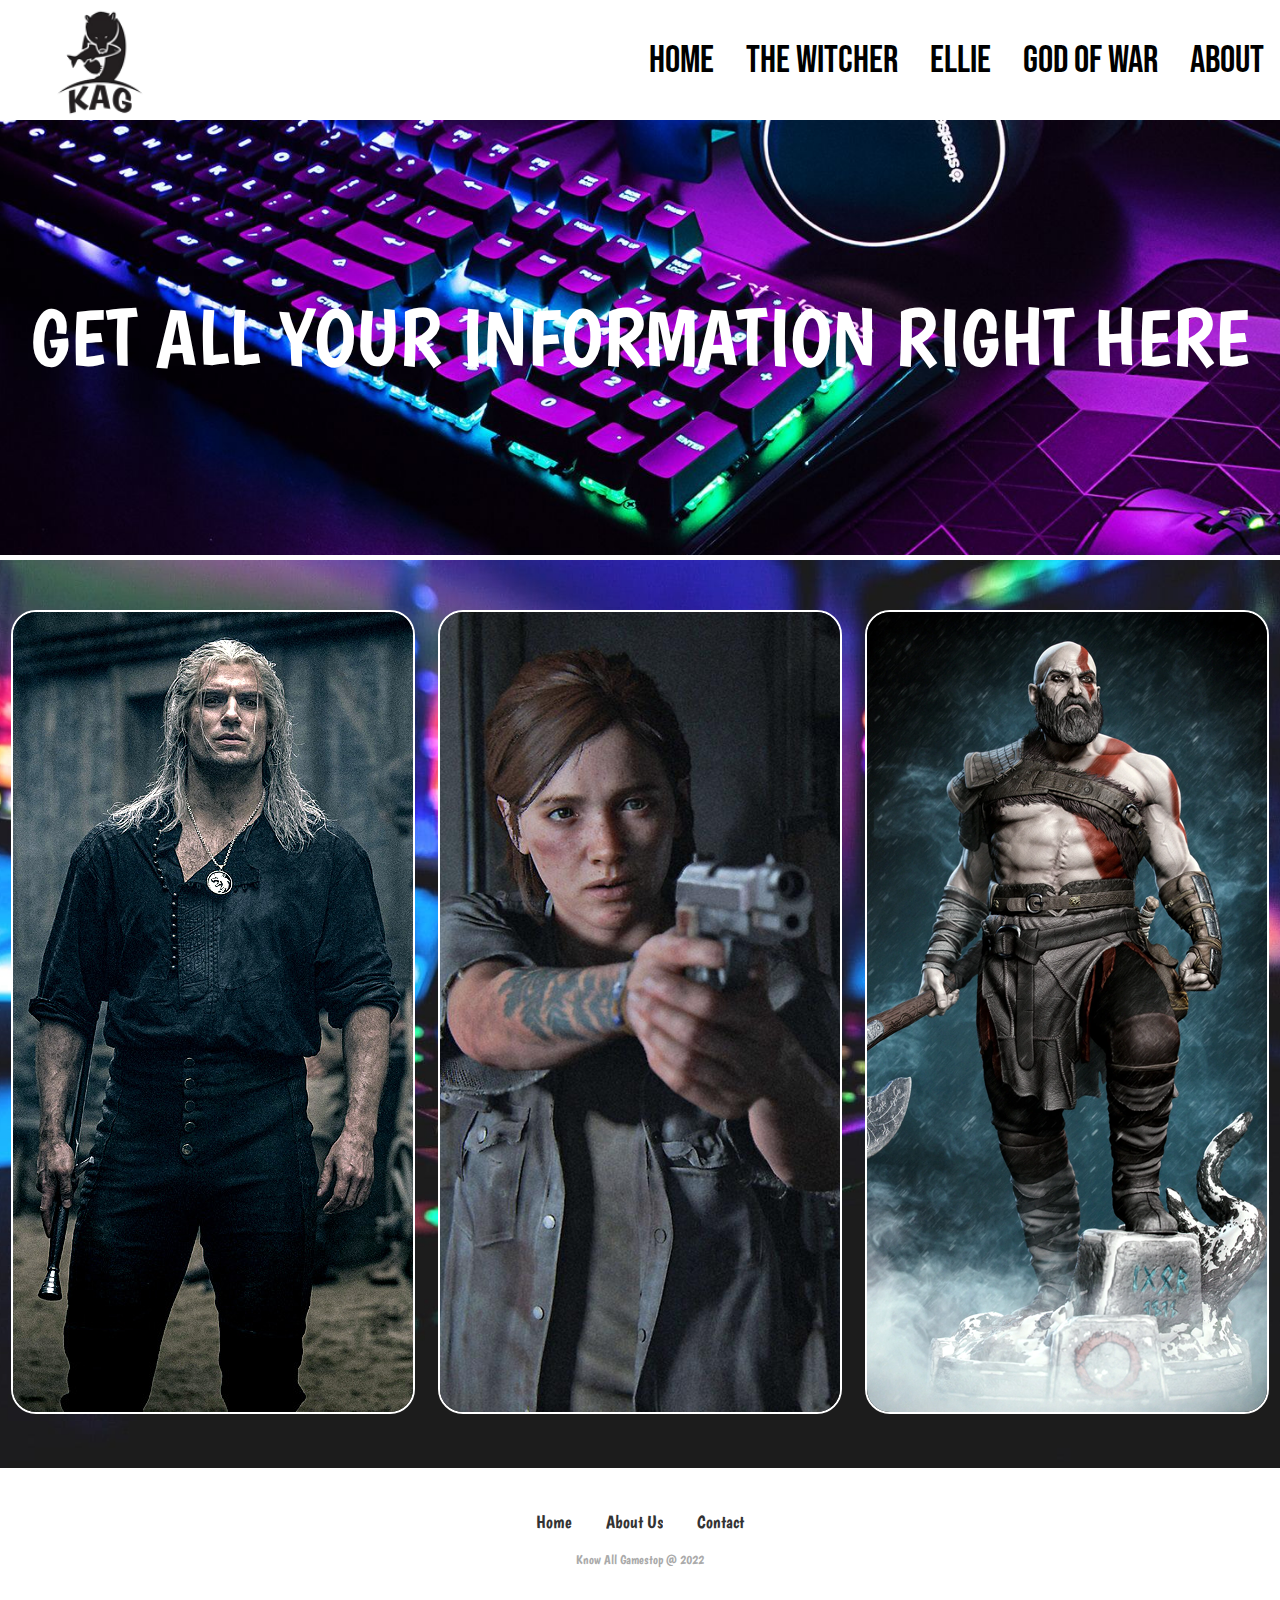
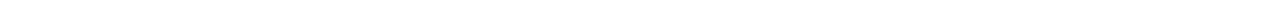
<file: index.html>
<!DOCTYPE html>
<html lang="en-US">

<head>
    <link rel="stylesheet" href="index.css">
    <meta charset="UTF-8">
    <meta name="viewport" content="width=device-width, initial-scale=1.0">
    <meta name="description" content="Know All Gamestop - A Website For Curious">
    <title>Know All Gamestop!</title>
</head>

<body>
    <nav class="navbar">
        <a><img class="brand-title" src="assets/images/Home/WEBSITE-LOGO.png" alt="Website-Logo"></a>
        <div class="navbar-links">
            <ul>
                <li><a href="index.html">Home</a></li>
                <li><a href="gearlt.html"> The Witcher</a></li>
                <li><a href="ellie.html">Ellie</a></li>
                <li><a href="kratos.html">God Of War</a></li>
                <li><a href="about.html">About</a></li>
            </ul>
        </div>
    </nav>

    <div class="head-img">
        <div class="head-text">GET ALL YOUR INFORMATION RIGHT HERE</div>
    </div>

    <div class="images">
        <a href="gearlt.html"><img class="gearlt" src="assets/images/Home/gearlt.png" alt="Gearlt Image"></a>
        <a href="ellie.html"><img class="ellie" src="assets/images/Home/ellie.png" alt="Ellie Image"></a>
        <a href="kratos.html"><img class="kratos" src="assets/images/Home/kratos.png" alt="Kratos Image"></a>
    </div>


    <footer class="footer">
        <ul class="list">
            <li>
                <a href="index.html">Home</a>
            </li>
            <li>
                <a href="about.html">About Us</a>
            </li>
            <li>
                <a href="contact.html">Contact</a>
            </li>
        </ul>
        <p class="copyright">
            Know All Gamestop @ 2022
        </p>
    </footer>


</body>
</html>
</file>
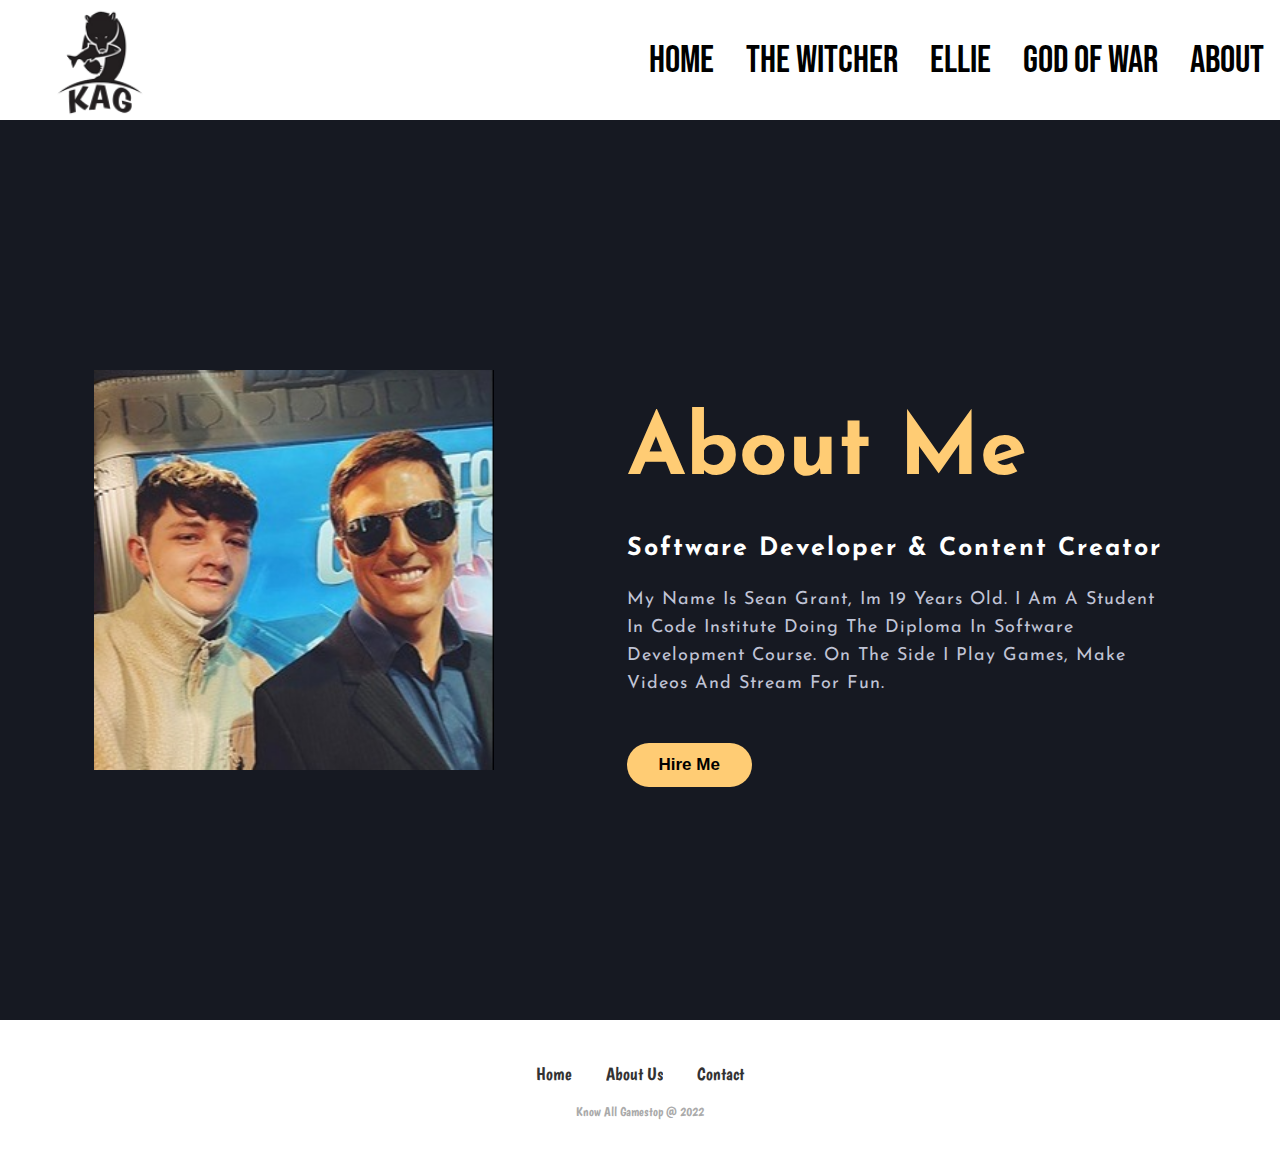
<file: about.html>
<!DOCTYPE html>
<html lang="en-US">

<head>
    <link rel="stylesheet" href="assets/css/about.css">
    <meta charset="UTF-8">
    <meta name="viewport" content="width=device-width, initial-scale=1.0">
    <meta name="description" content="Know All Gamestop - A Website For Curious">
    <title>Know All Gamestop!</title>
</head>

<body>
    <nav class="navbar">
        <div><img class="brand-title" src="assets/images/Home/WEBSITE-LOGO.png" alt="Website Logo"></div>
        <div class="navbar-links">
            <ul>
                <li><a href="index.html">Home</a></li>
                <li><a href="gearlt.html">The Witcher</a></li>
                <li><a href="ellie.html">Ellie</a></li>
                <li><a href="kratos.html">God Of War</a></li>
                <li><a href="about.html">About</a></li>
            </ul>
        </div>
    </nav>

    <section class="about">
        <div class="content">
            <img src="assets/images/AboutUs/iWJihejdTJ2tj7NmhfBA_JS424bhIAAQAe5BW.jpg" alt="picture of me">
            <div class="text">
                <h1>About Me</h1>
                <h5>Software Developer & Content Creator</h5>
                <p>My Name Is Sean Grant, Im 19 Years Old. I Am A Student In Code Institute Doing The Diploma In Software Development Course. On The Side I Play Games, Make Videos And Stream For Fun.</p>
                <button type="button">Hire Me</button>
            </div>
        </div>
    </section>
    


    <footer class="footer">
        <ul class="list">
            <li>
                <a href="index.html">Home</a>
            </li>
            <li>
                <a href="about.html">About Us</a>
            </li>
            <li>
                <a href="contact.html">Contact</a>
            </li>
        </ul>
        <p class="copyright">
            Know All Gamestop @ 2022
        </p>
    </footer>


</body>
</html>
</file>
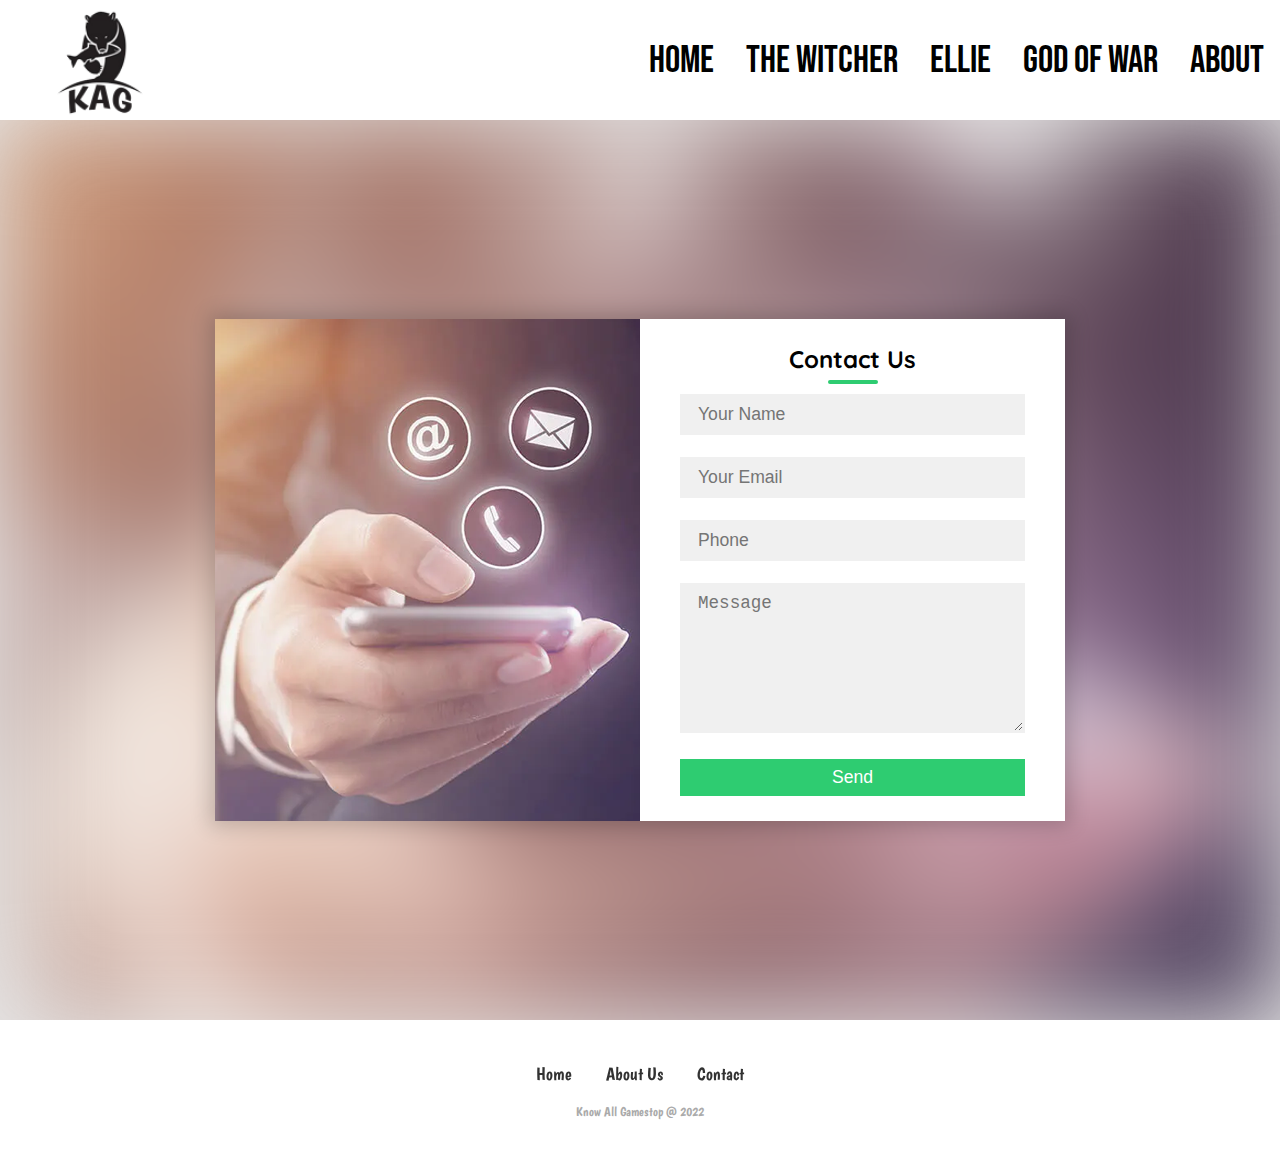
<file: contact.html>
<!DOCTYPE html>
<html lang="en-US">

<head>
    <link rel="stylesheet" href="assets/css/contact.css">
    <meta charset="UTF-8">
    <meta name="viewport" content="width=device-width, initial-scale=1.0">
    <meta name="description" content="Know All Gamestop - A Website For Curious">
    <title>Know All Gamestop!</title>
</head>

<body>
    <nav class="navbar">
        <div><img class="brand-title" src="assets/images/Home/WEBSITE-LOGO.png" alt="Website Logo"></div>
        <div class="navbar-links">
            <ul>
                <li><a href="index.html">Home</a></li>
                <li><a href="gearlt.html">The Witcher</a></li>
                <li><a href="ellie.html">Ellie</a></li>
                <li><a href="kratos.html">God Of War</a></li>
                <li><a href="about.html">About</a></li>
            </ul>
        </div>
    </nav>

    <div class="container">
		<div class="contact-box">
			<div class="left"></div>
			<div class="right">
				<h2>Contact Us</h2>
				<input type="text" class="field" placeholder="Your Name">
				<input type="text" class="field" placeholder="Your Email">
				<input type="text" class="field" placeholder="Phone">
				<textarea placeholder="Message" class="field"></textarea>
				<button class="btn">Send</button>
			</div>
		</div>
	</div>


    <footer class="footer">
        <ul class="list">
            <li>
                <a href="index.html">Home</a>
            </li>
            <li>
                <a href="about.html">About Us</a>
            </li>
            <li>
                <a href="contact.html">Contact</a>
            </li>
        </ul>
        <p class="copyright">
            Know All Gamestop @ 2022
        </p>
    </footer>


</body>
</html>
</file>
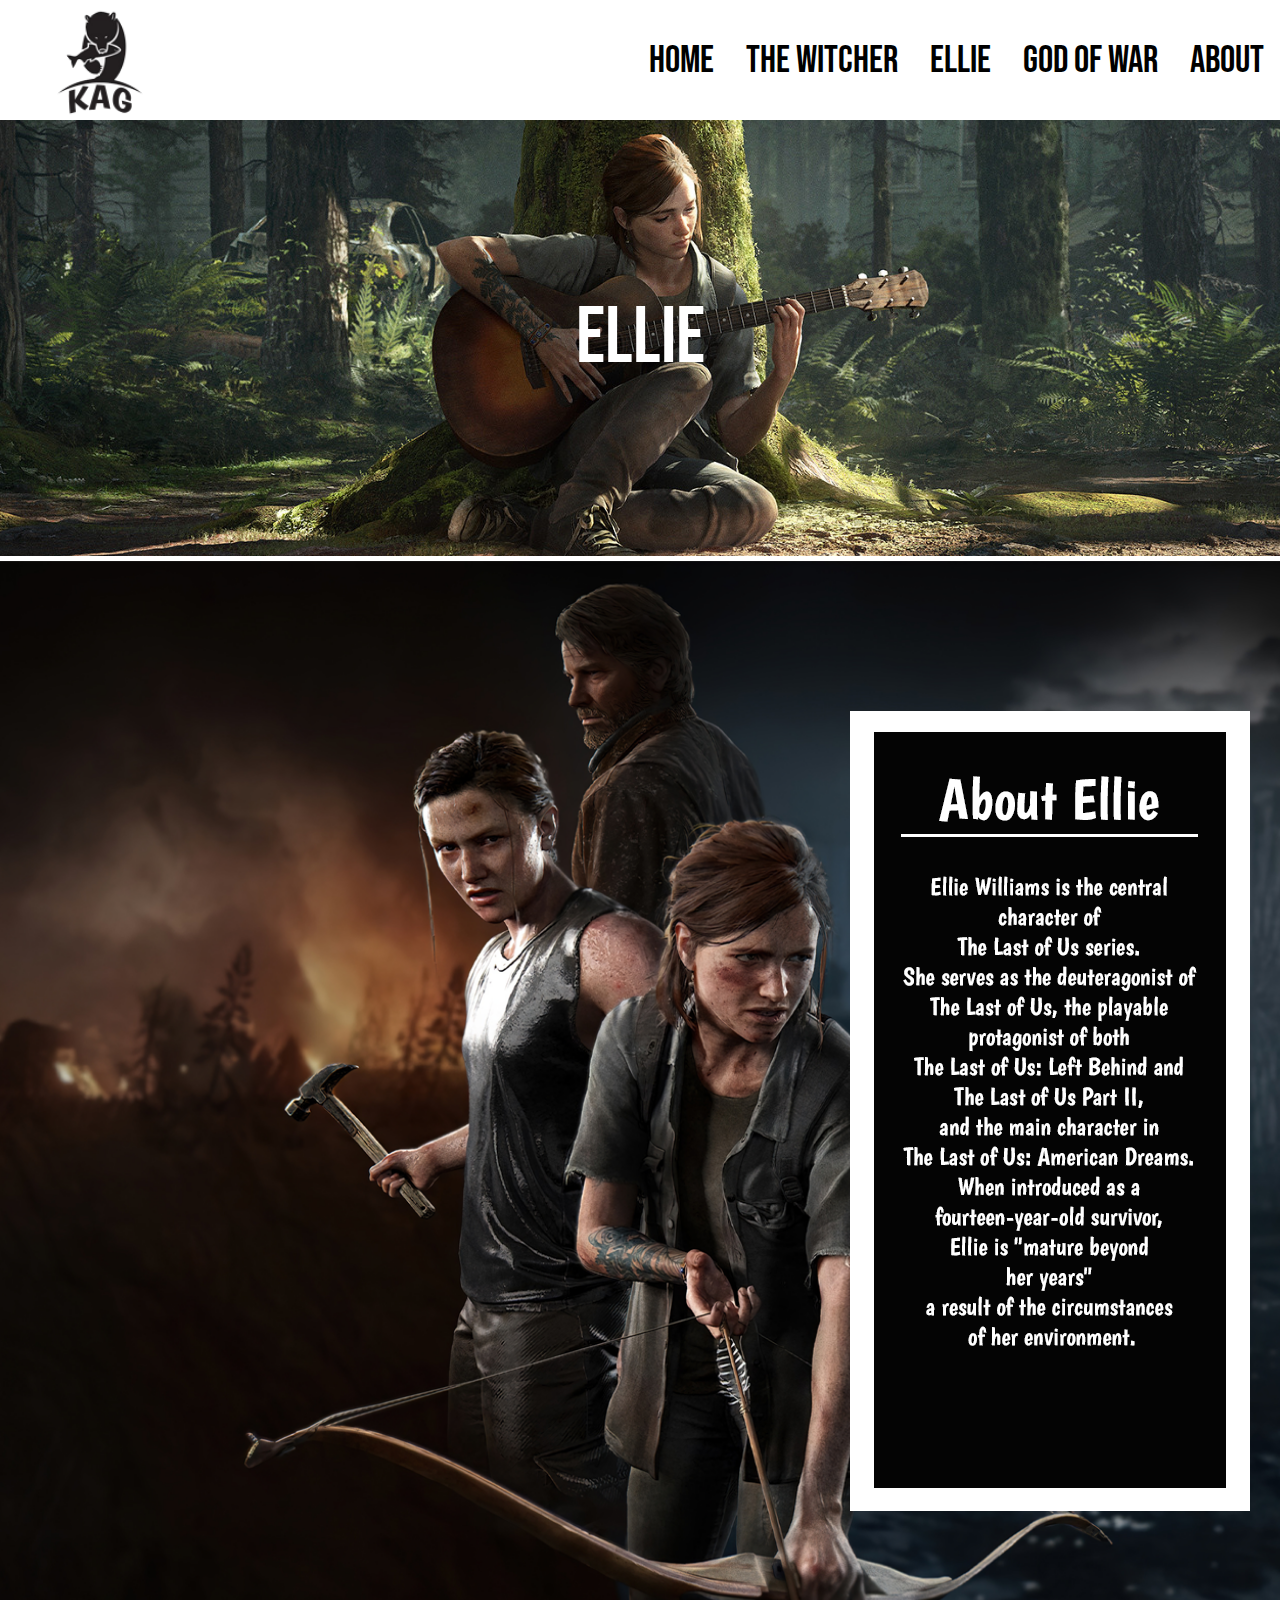
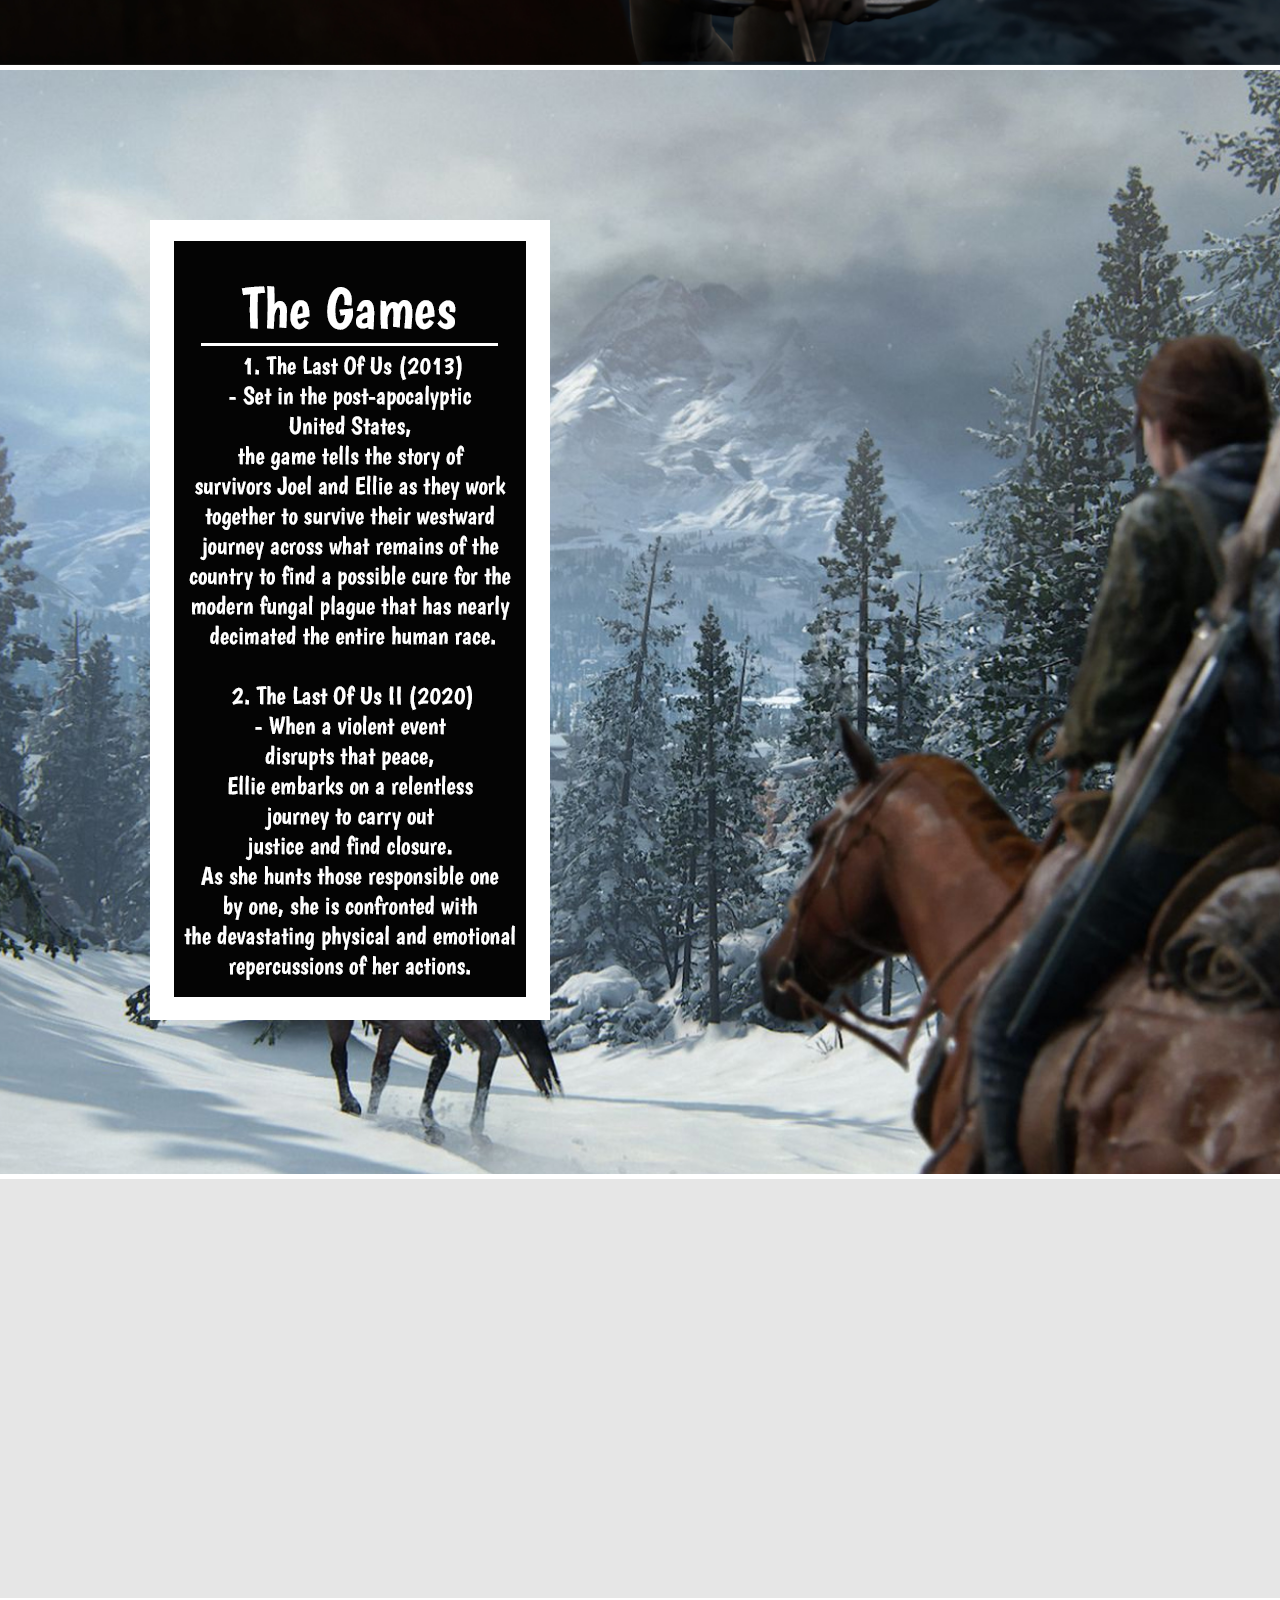
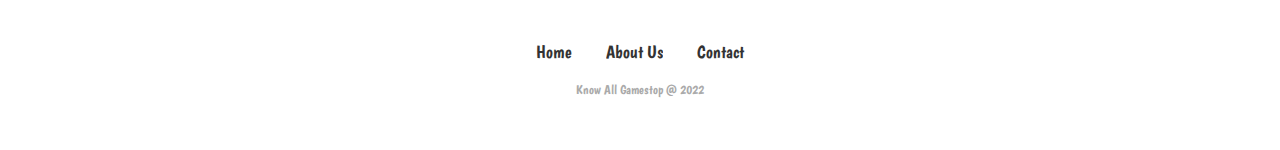
<file: ellie.html>
<!DOCTYPE html>
<html lang="en-US">

<head>
    <link rel="stylesheet" href="assets/css/ellie.css">
    <meta charset="UTF-8">
    <meta name="viewport" content="width=device-width, initial-scale=1.0">
    <meta name="description" content="Know All Gamestop - A Website For Curious">
    <title>Know All Gamestop!</title>
</head>

<body>

    <nav class="navbar">
        <div><img class="brand-title" src="assets/images/Home/WEBSITE-LOGO.png" alt="Website-Logo"></div>
        <div class="navbar-links">
            <ul>
                <li><a href="index.html">Home</a></li>
                <li><a href="gearlt.html">The Witcher</a></li>
                <li><a href="ellie.html">Ellie</a></li>
                <li><a href="kratos.html">God Of War</a></li>
                <li><a href="about.html">About</a></li>
            </ul>
        </div>
    </nav>

    <div class="head-img">
        <div class="head-text"><span class="none">Ellie</span></div>
    </div>

    <div class="images-one">
        <a><img class="ellie-top" src="assets/images/Ellie/AboutEllie.png" alt="About Ellie"></a>
    </div>

    <div class="images-two">
        <a><img class="ellie-bottom" src="assets/images/Ellie/LASTOFUSGAMES.png" alt="About The Games"></a>
    </div>

    <div class="video">
        <center><iframe width="560" height="315" src="https://www.youtube.com/embed/vhII1qlcZ4E" title="YouTube video player" 
            frameborder="0" allow="accelerometer; autoplay; clipboard-write; encrypted-media; gyroscope; picture-in-picture" 
            allowfullscreen></iframe></center>
    </div>


    <footer class="footer">
        <ul class="list">
            <li>
                <a href="index.html">Home</a>
            </li>
            <li>
                <a href="about.html">About Us</a>
            </li>
            <li>
                <a href="contact.html">Contact</a>
            </li>
        </ul>
        <p class="copyright">
            Know All Gamestop @ 2022
        </p>
    </footer>


</body>
</html>
</file>
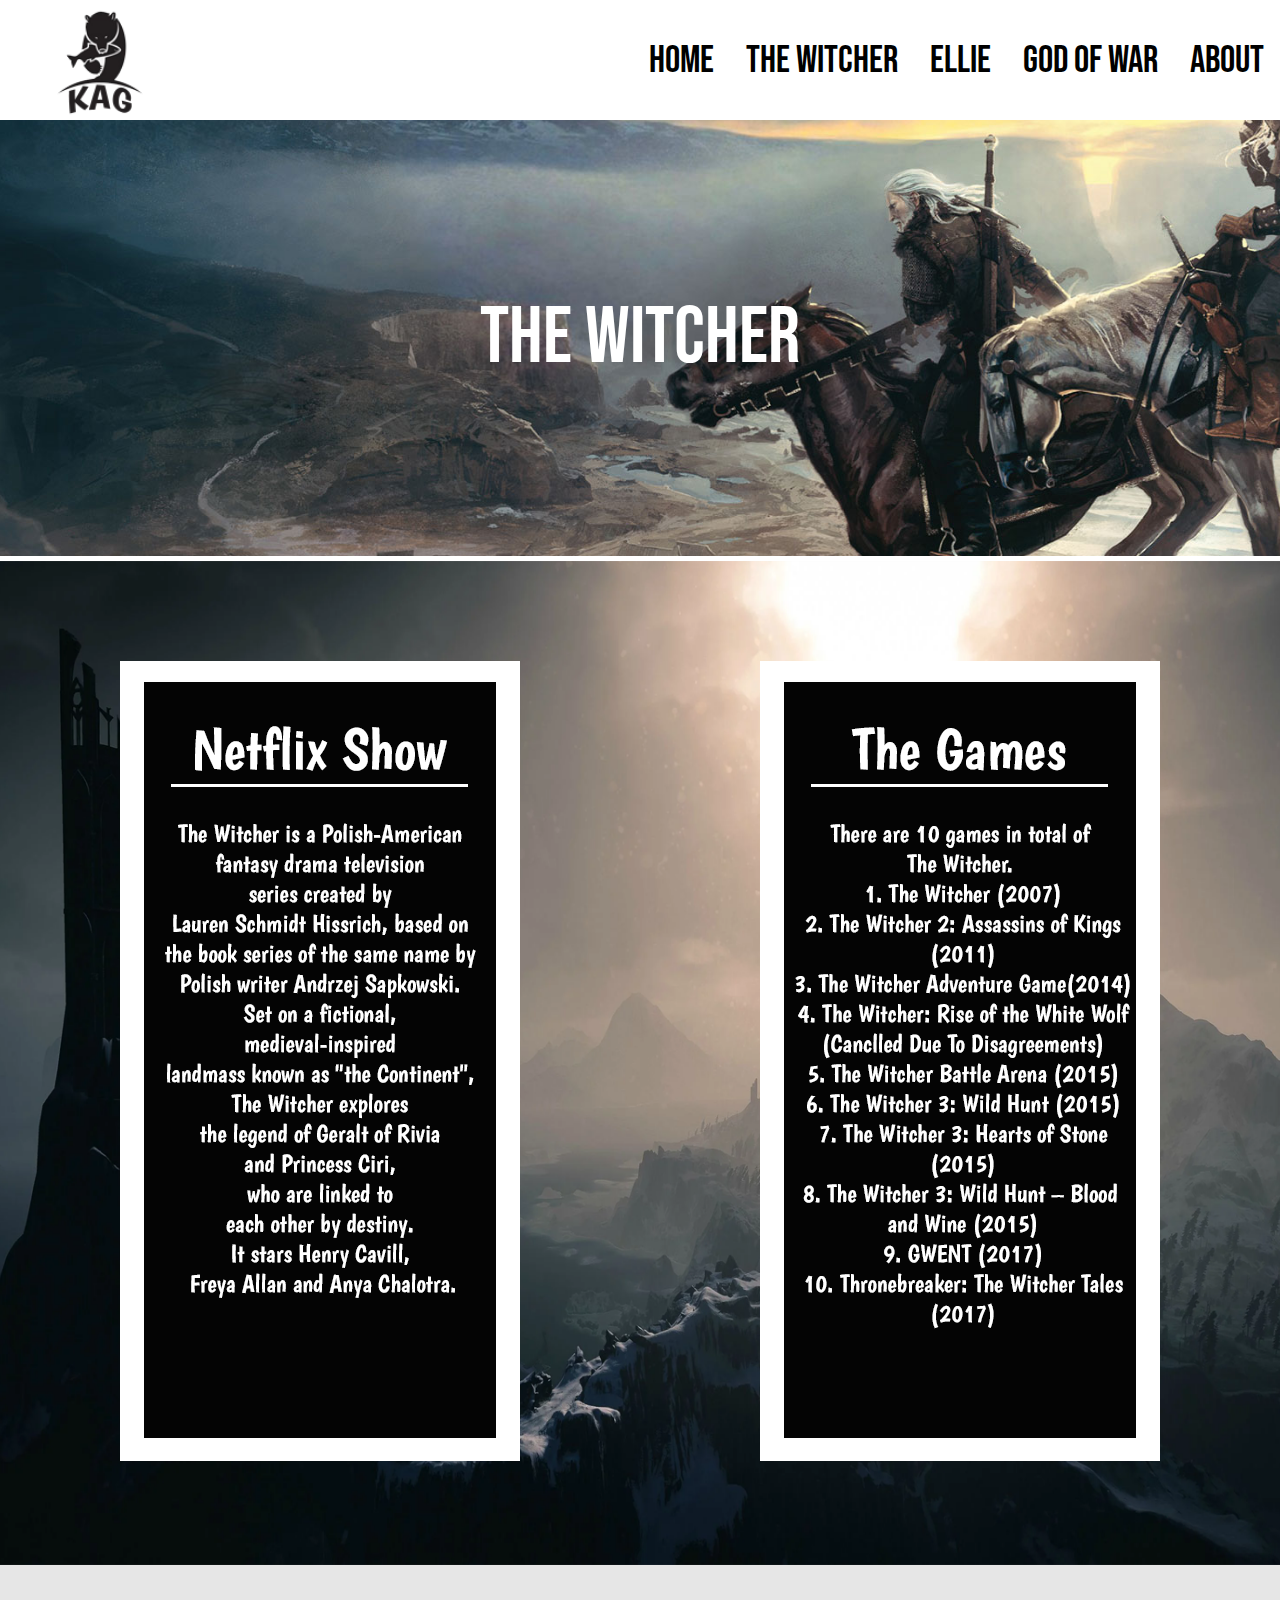
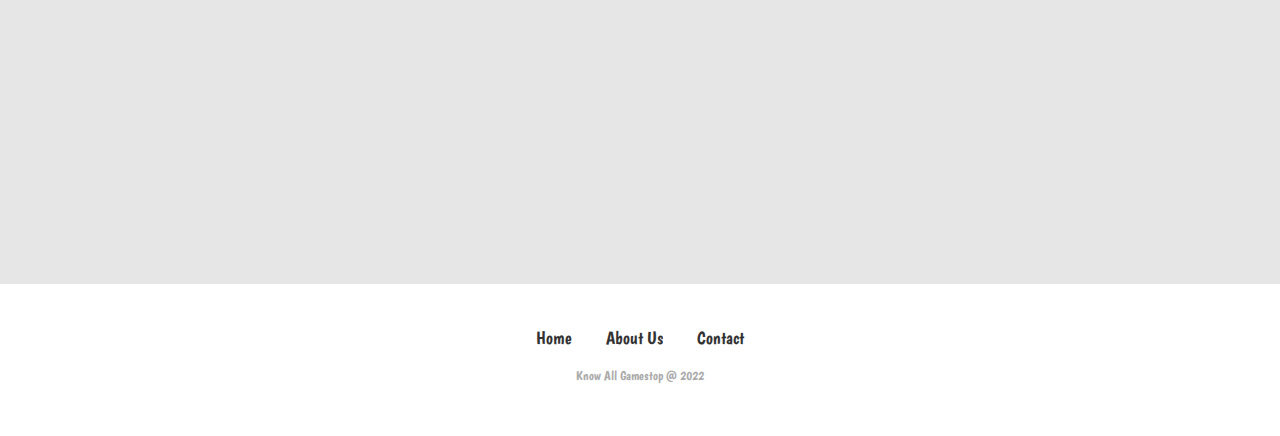
<file: gearlt.html>
<!DOCTYPE html>
<html lang="en-US">

<head>
    <link rel="stylesheet" href="assets/css/gearlt.css">
    <meta charset="UTF-8">
    <meta name="viewport" content="width=device-width, initial-scale=1.0">
    <meta name="description" content="Know All Gamestop - A Website For Curious">
    <title>Know All Gamestop!</title>
</head>

<body>
    <nav class="navbar">
        <a><img class="brand-title" src="assets/images/Home/WEBSITE-LOGO.png" alt="Website-Logo"></a>
        <div class="navbar-links">
            <ul>
                <li><a href="index.html">Home</a></li>
                <li><a href="gearlt.html"> The Witcher</a></li>
                <li><a href="ellie.html">Ellie</a></li>
                <li><a href="kratos.html">God Of War</a></li>
                <li><a href="about.html">About</a></li>
            </ul>
        </div>
    </nav>

    <div class="head-img">
        <div class="head-text"><span class="none">The Witcher</span></div>
    </div>

    <div class="images">
        <a><img class="gearlt-left" src="assets/images/Gearlt/The-Witcher-Netflix.png" alt="Netflix Info"></a>
        <a><img class="gearlt-middle" src="assets/images/Gearlt/The-Witcher-Game.png" alt="About The Witcher"></a>
    </div>

    <div class="video">
        <center><iframe class="yt" width="560" height="315" src="https://www.youtube.com/embed/ndl1W4ltcmg" title="YouTube video player" frameborder="0" allow="accelerometer; autoplay; clipboard-write; encrypted-media; gyroscope; picture-in-picture" allowfullscreen></iframe></center>
    </div>


    <footer class="footer">
        <ul class="list">
            <li>
                <a href="index.html">Home</a>
            </li>
            <li>
                <a href="about.html">About Us</a>
            </li>
            <li>
                <a href="contact.html">Contact</a>
            </li>
        </ul>
        <p class="copyright">
            Know All Gamestop @ 2022
        </p>
    </footer>


</body>
</html>
</file>
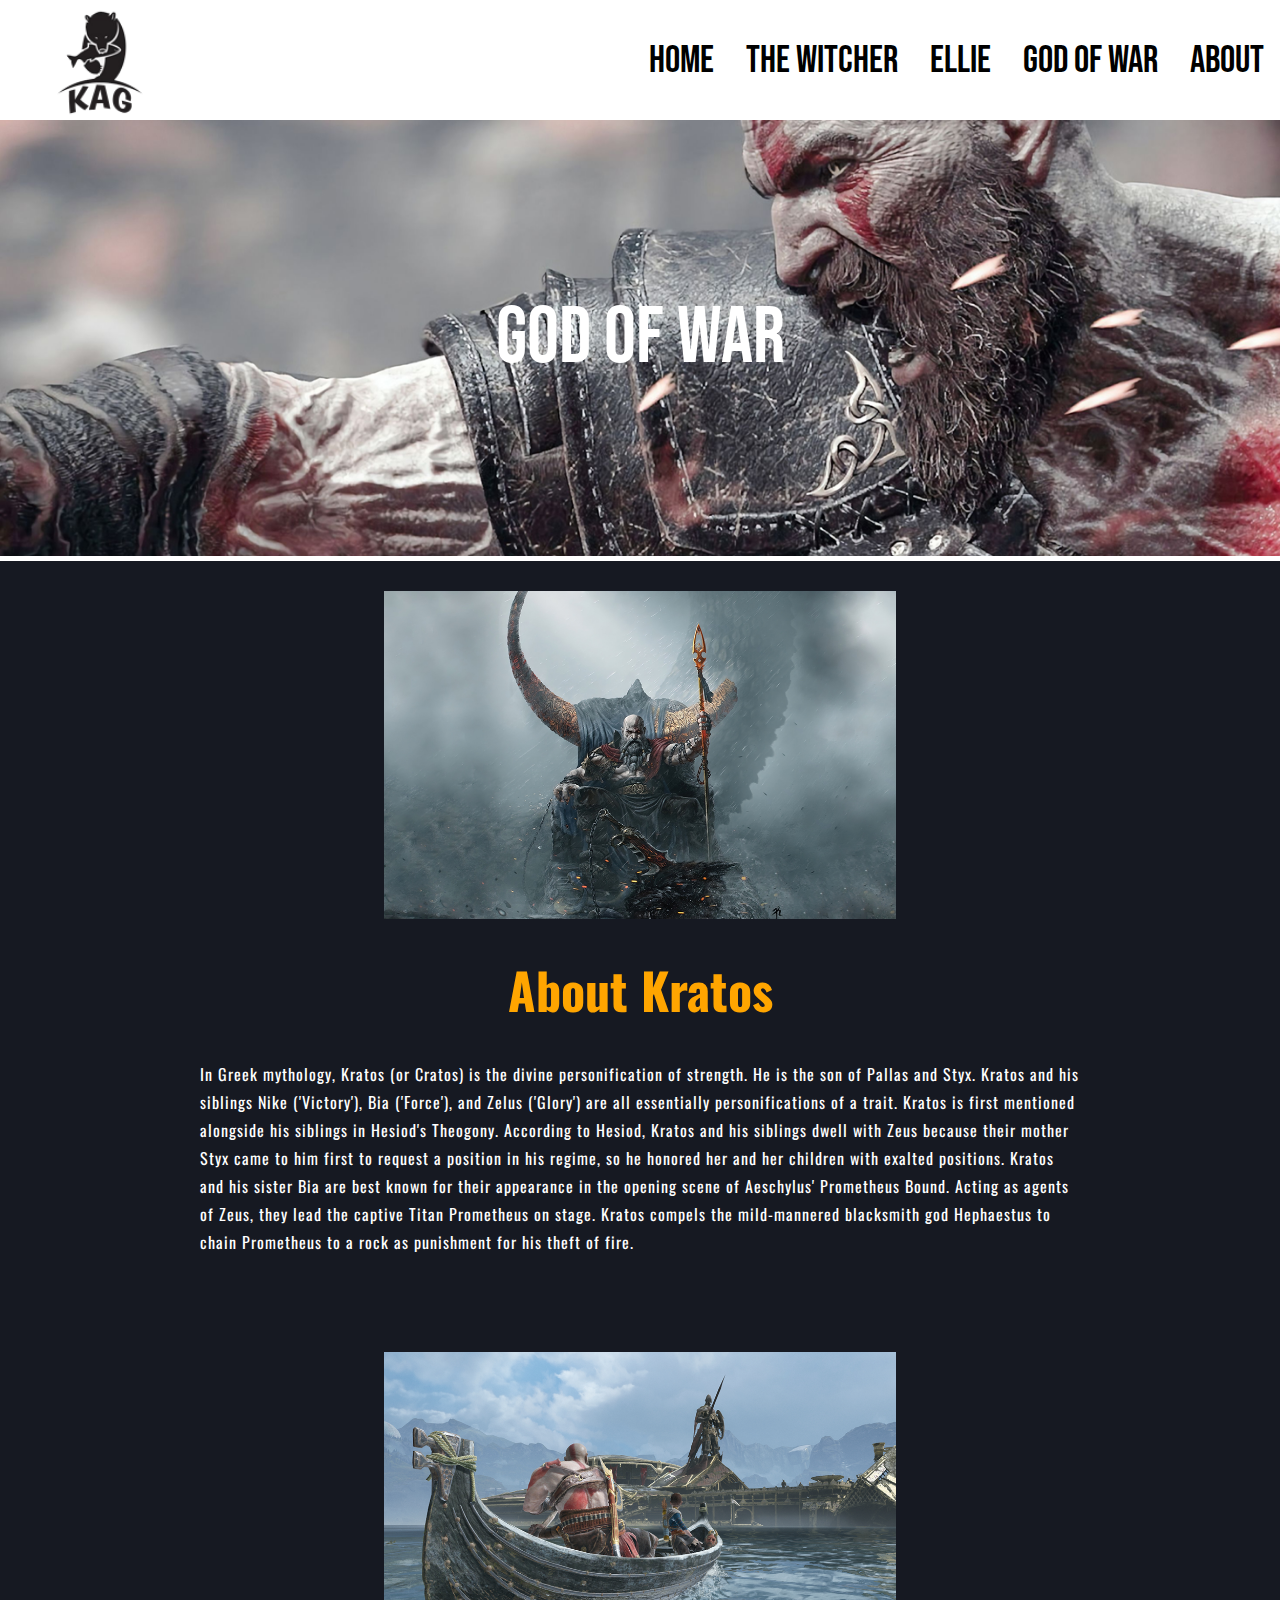
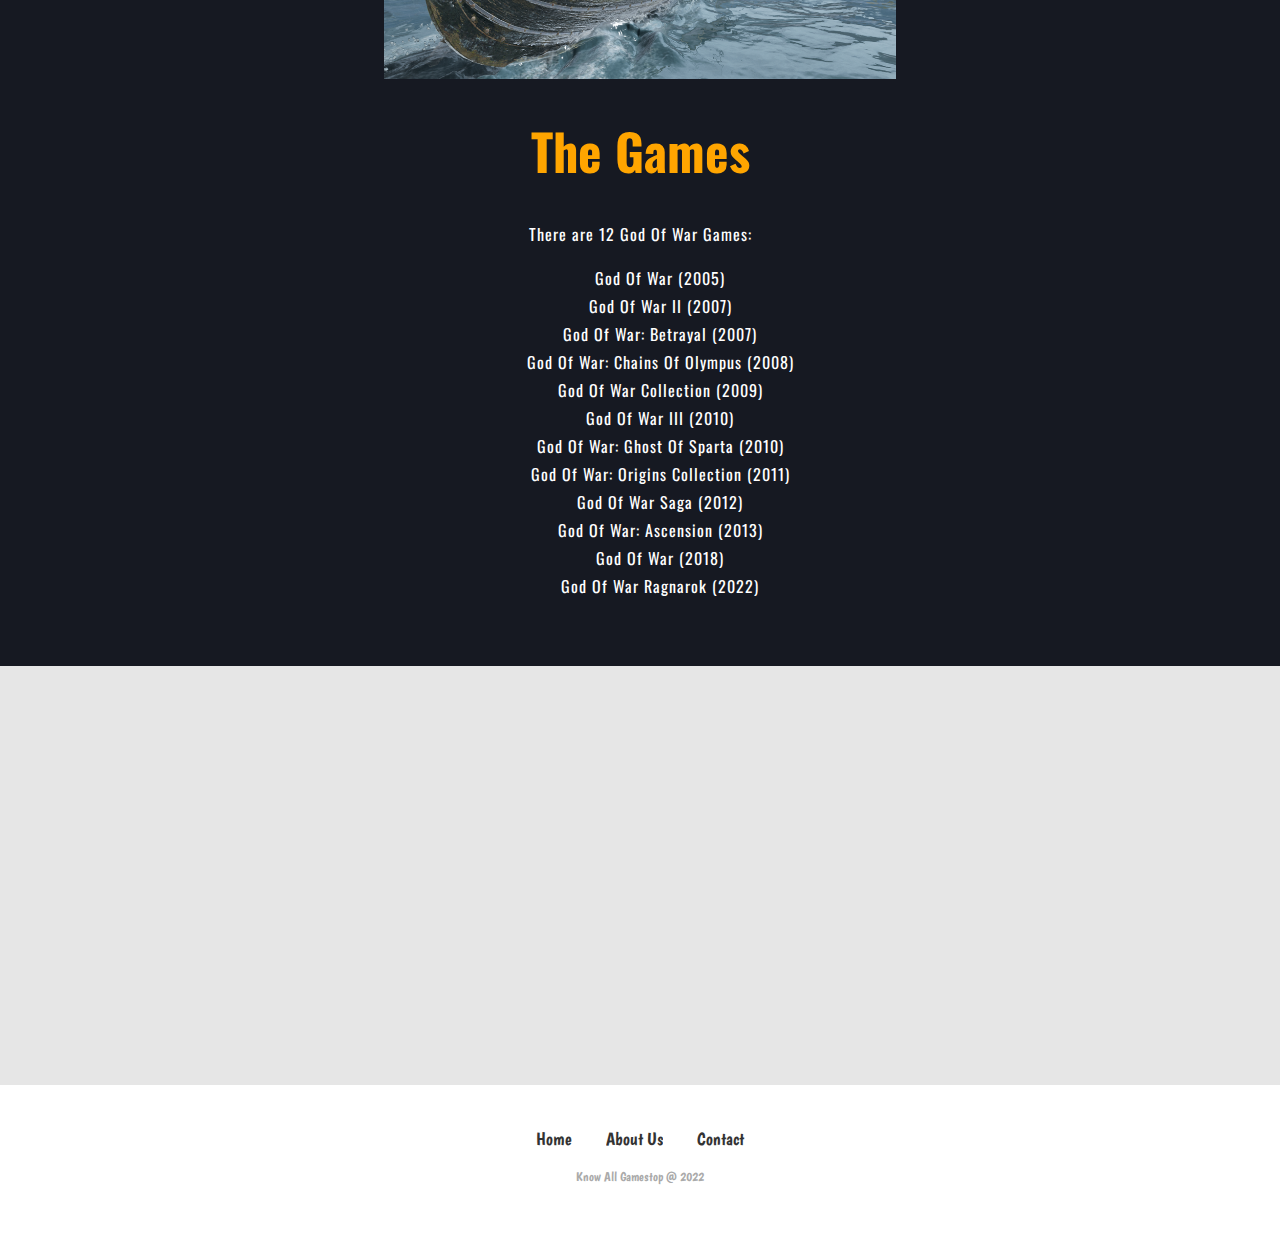
<file: kratos.html>
<!DOCTYPE html>
<html lang="en-US">

<head>
    <link rel="stylesheet" href="assets/css/kratos.css">
    <meta charset="UTF-8">
    <meta name="viewport" content="width=device-width, initial-scale=1.0">
    <meta name="description" content="Know All Gamestop - A Website For Curious">
    <title>Know All Gamestop!</title>
</head>

<body>

    <nav class="navbar">
        <div><img class="brand-title" src="assets/images/Home/WEBSITE-LOGO.png" alt="Website Logo"></div>
        <div class="navbar-links">
            <ul>
                <li><a href="index.html">Home</a></li>
                <li><a href="gearlt.html">The Witcher</a></li>
                <li><a href="ellie.html">Ellie</a></li>
                <li><a href="kratos.html">God Of War</a></li>
                <li><a href="about.html">About</a></li>
            </ul>
        </div>
    </nav>

    <div class="head-img">
        <div class="head-text"><span class="none" >God Of War</span></div>
    </div>

    <div class="About-Kratos">
        <img class="responsive" src="assets/images/Kratos/KRATOS-BACKGROUND.png" alt="Kratos In Chair">
        <div class="text">
            <h1>About Kratos</h1>
            <p>In Greek mythology, Kratos (or Cratos) is the divine personification of strength. He is the son of Pallas and Styx. Kratos and his siblings Nike ('Victory'), Bia ('Force'), and Zelus ('Glory') are all essentially personifications of a trait. Kratos is first mentioned alongside his siblings in Hesiod's Theogony. According to Hesiod, Kratos and his siblings dwell with Zeus because their mother Styx came to him first to request a position in his regime, so he honored her and her children with exalted positions. Kratos and his sister Bia are best known for their appearance in the opening scene of Aeschylus' Prometheus Bound. Acting as agents of Zeus, they lead the captive Titan Prometheus on stage. Kratos compels the mild-mannered blacksmith god Hephaestus to chain Prometheus to a rock as punishment for his theft of fire.</p>
        </div>
    </div>

    <div class="About-Kratos2">
        <img class="responsive" src="assets/images/Kratos/KRATOS-BACKGROUND2.png" alt="Kratos In Boat">
            <div class="text2">
                <h1>The Games</h1>
                <p>There are 12 God Of War Games:</p>
                <ul>
                    <li>God Of War (2005)</li>
                    <li>God Of War II (2007)</li>
                    <li>God Of War: Betrayal (2007)</li>
                    <li>God Of War: Chains Of Olympus (2008)</li>
                    <li>God Of War Collection (2009)</li>
                    <li>God Of War III (2010)</li>
                    <li>God Of War: Ghost Of Sparta (2010)</li>
                    <li>God Of War: Origins Collection (2011)</li>
                    <li>God Of War Saga (2012)</li>
                    <li>God Of War: Ascension (2013)</li>
                    <li>God Of War (2018)</li>
                    <li>God Of War Ragnarok (2022)</li>
                </ul>
            </div>
        </div>

    <div class="video">
        <center><iframe width="560" height="315" src="https://www.youtube.com/embed/K0u_kAWLJOA" title="YouTube video player" 
            frameborder="0" allow="accelerometer; autoplay; clipboard-write; encrypted-media; gyroscope; picture-in-picture" 
            allowfullscreen></iframe></center>
    </div>


    <footer class="footer">
        <ul class="list">
            <li>
                <a href="index.html">Home</a>
            </li>
            <li>
                <a href="about.html">About Us</a>
            </li>
            <li>
                <a href="contact.html">Contact</a>
            </li>
        </ul>
        <p class="copyright">
            Know All Gamestop @ 2022
        </p>
    </footer>


</body>
</html>
</file>
<file: index.css>
@import url('https://fonts.googleapis.com/css2?family=Boogaloo&display=swap');
@import url('https://fonts.googleapis.com/css2?family=Bebas+Neue&display=swap');

body {
    font-family: Boogaloo;
    margin: 0;
    padding: 0;
    background-color: white;
}

.navbar {
    height: 120px;
    display: flex;
    justify-content: space-between;
    align-items: center;
    background-color: white;
}

.brand-title {
    padding-top: 0%;
}

.brand-title:hover {
    transform: scale(1.1);
}

.navbar-links ul{
    margin: 0;
    padding: 0;
    display: flex;
}

.navbar-links li {
    list-style: none;
}

.navbar-links li a {
    font-family: Bebas Neue;
    text-decoration: none;
    color: black;
    padding: 1rem;
    display: block;
    font-size: 2.4rem;
}

.navbar-links li:hover {
    transform: scale(1.2);
    transition: .4s;
}

.head-img {
    height: 100%;
    background-image: url(assets/images/Home/gb.jpg);
    background-repeat: no-repeat;
    background-position: center;
    background-size: cover;
    border-style: none none solid none;
    border-width: 5px;
    border-color: white;
}

.head-text {
    text-align: center;
    font-size: 5rem;
    padding: 170px 2px;
    color: white;
}

.images {
    padding-top: 50px;
    padding-bottom: 50px;
    height: 100%;
    display: grid;
    grid-template-columns: repeat(3, 1fr);
    justify-items: center;
    align-items: center;
    background-image: url(assets/images/Home/Gaming-Background.jpg);
    background-repeat: no-repeat;
    background-position: center;
    background-size: cover;
}

.gearlt:hover {
    transform: scale(1.04);
    transition: .4s;
}

.gearlt {
    border-radius: 25px;
    border-style: solid;
    border-color: white;
    border-width: 2px;
}

.ellie:hover {
    transform: scale(1.04);
    transition: .4s;
}

.ellie {
    border-radius: 25px;
    border-style: solid;
    border-color: white;
    border-width: 2px;
}

.kratos:hover {
    transform: scale(1.04);
    transition: .4s;
}

.kratos {
    border-radius: 25px;
    border-style: solid;
    border-color: white;
    border-width: 2px;
}

.footer {
    padding: 40px 0;
    background-color: white;
}

.footer ul {
    margin-top: 0;
    padding: 0;
    list-style: none;
    font-size: 18px;
    line-height: 1.6;
    margin-bottom: 0;
    text-align: center;
}

.footer ul li a {
    color: black;
    text-decoration: none;
    opacity: 0.8;
}

.footer ul li {
    display: inline-block;
    padding: 0 15px;

}

.footer ul li a:hover {
    opacity: 1;
}

.footer .copyright {
    margin-top: 15px;
    text-align: center;
    font-size: 13px;
    color: #aaa;
}

@media screen and (max-width: 1215px) {
    .head-text {
        font-size: 3rem;
    }

    .gearlt {
        width: 200px;
        height: 400px;
    }

    .ellie {
        width: 200px;
        height: 400px;
    }

    .kratos {
        width: 200px;
        height: 400px;
    }
  }

  @media screen and (max-width: 854px) {
    .navbar-links li a {
        font-size: 1.5rem;
    }

    .brand-title {
        width: 100px;
        height: 100px;
    }
}

  @media screen and (max-width: 772px) {
    .navbar-links li a {
        font-size: 1.4rem;
    }
  }

  @media screen and (max-width: 620px) {
    .head-text {
        font-size: 2rem;
    }

    .images {
        height: 500px;
    }

    .gearlt {
        width: 100px;
        height: 200px;
    }

    .ellie {
        width: 100px;
        height: 200px;
    }

    .kratos {
        width: 100px;
        height: 200px;
    }
  }

  @media screen and (max-width: 569px) {
    .navbar-links li a {
        font-size: 0.7rem;
    }

    .brand-title {
        width: 100px;
        height: 100px;
    }
}

@media screen and (max-width: 504px) {
    .head-text {
        font-size: 1.5rem;
    }

    .head-img {
        width: auto;
        height: auto;
    }

    .images {
        height: 300px;
    }
  }

@media screen and (max-width: 404px) {
    .brand-title {
        display: none;
    }
  }

  @media screen and (max-width: 324px) {
    .head-text {
        font-size: 1rem;
    }
    
    .images {
        height: auto;
        grid-template-columns: none;
    }
    
  }

  @media screen and (max-width: 305px) {
    .navbar-links li a {
        font-size: 0.5rem;
    }
    
  }
</file>
<file: assets/css/about.css>
@import url('https://fonts.googleapis.com/css2?family=Boogaloo&display=swap');
@import url('https://fonts.googleapis.com/css2?family=Bebas+Neue&display=swap');
@import url('https://fonts.googleapis.com/css2?family=Josefin+Sans:wght@100&display=swap');

body {
    font-family: Boogaloo;
    margin: 0;
    padding: 0;
    background-color: white;
}

.navbar {
    height: 120px;
    display: flex;
    justify-content: space-between;
    align-items: center;
    background-color: white;
}

.brand-title {
    padding-top: 0%;
}

.brand-title:hover {
    transform: scale(1.1);
}

.navbar-links ul{
    margin: 0;
    padding: 0;
    display: flex;
}

.navbar-links li {
    list-style: none;
}

.navbar-links li a {
    font-family: Bebas Neue;
    text-decoration: none;
    color: black;
    padding: 1rem;
    display: block;
    font-size: 2.4rem;
}

.navbar-links li:hover {
    transform: scale(1.2);
}

.about {
    font-family: Josefin Sans;
    width: 100%;
    height: 100vh;
    background-color: #161922;
    display: flex;
    justify-content: center;
    align-items: center;
}

.about .content img {
    height: auto;
    width: 400px;
    max-width: 100%;
}

.text {
    width: 550px;
    max-width: 100%;
    padding: 0 10px;
}

.content {
    width: 1280px;
    max-width: 95%;
    margin: 0 auto;
    display: flex;
    flex-wrap: wrap;
    align-items: center;
    justify-content: space-around;
}

.text h1 {
    color: #ffcc74;
    font-size: 85px;
    margin-bottom: 20px;
    text-transform: capitalize;
}

.text h5 {
    color: white;
    font-size: 25px;
    margin-bottom: 25px;
    text-transform: capitalize;
    letter-spacing: 2px;
}

.text p {
    color: #c0c4d6;
    font-size: 18px;
    line-height: 28px;
    letter-spacing: 1px;
    margin-bottom: 45px;
}

button {
    background-color: #ffcc74;
    border: 2px solid transparent;
    padding: 10px 30px;
    border-radius: 30px;
    font-size: 17px;
    font-weight: bold;
}

button:hover {
    transform: scale(1.2);
    background-color: transparent;
    border: 2px solid #ffcc74;
    color: #ffcc74;
    transition: .4s;
    cursor: pointer;
}

.href {
    text-decoration: none;
    color: black;
}

.footer {
    padding: 40px 0;
    background-color: white;
}

.footer ul {
    margin-top: 0;
    padding: 0;
    list-style: none;
    font-size: 18px;
    line-height: 1.6;
    margin-bottom: 0;
    text-align: center;
}

.footer ul li a {
    color: black;
    text-decoration: none;
    opacity: 0.8;
}

.footer ul li {
    display: inline-block;
    padding: 0 15px;

}

.footer ul li a:hover {
    opacity: 1;
}

.footer .copyright {
    margin-top: 15px;
    text-align: center;
    font-size: 13px;
    color: #aaa;
}

@media screen and (max-width: 1180px) {
    .about {
        width: 100%;
        height: auto;
        padding: 70px 0px;
    }
}

@media screen and (max-width: 854px) {
    .navbar-links li a {
        font-size: 1.5rem;
    }

    .brand-title {
        width: 100px;
        height: 100px;
    }
}

@media screen and (max-width: 650px) {
    .about .content img {
        margin-bottom: 35px;
    }
    .text h1 {
        font-size: 60px;
        margin-bottom: 25px;
    }
}

@media screen and (max-width: 569px) {
    .navbar-links li a {
        font-size: 0.7rem;
    }

    .brand-title {
        width: 100px;
        height: 100px;
    }
}

@media screen and (max-width: 409px) {

    .brand-title {
        display: none;
    }
}

@media screen and (max-width: 305px) {
    .navbar-links li a {
        font-size: 0.5rem;
    }
    
  }
</file>
<file: assets/css/contact.css>
@import url('https://fonts.googleapis.com/css2?family=Boogaloo&display=swap');
@import url('https://fonts.googleapis.com/css2?family=Bebas+Neue&display=swap');
@import url('https://fonts.googleapis.com/css2?family=Quicksand:wght@300&display=swap');

*{
	padding: 0;
	margin: 0;
	box-sizing: border-box;
}

body {
    font-family: Boogaloo;
    height: 100vh;
	width: 100%;
    margin: 0;
    padding: 0;
    background-color: #e6e6e6;
}

.navbar {
    height: 120px;
    display: flex;
    justify-content: space-between;
    align-items: center;
    background-color: white;
}

.brand-title {
    padding-top: 0%;
}

.brand-title:hover {
    transform: scale(1.1);
}

.navbar-links ul{
    margin: 0;
    padding: 0;
    display: flex;
}

.navbar-links li {
    list-style: none;
}

.navbar-links li a {
    font-family: Bebas Neue;
    text-decoration: none;
    color: black;
    padding: 1rem;
    display: block;
    font-size: 2.4rem;
}

.navbar-links li:hover {
    transform: scale(1.2);
}

.container{
    font-family: Quicksand;
	position: relative;
	width: 100%;
	height: 100%;
	display: flex;
	justify-content: center;
	align-items: center;
	padding: 20px 100px;
}

.container:after{
	content: '';
	position: absolute;
	width: 100%;
	height: 100%;
	left: 0;
	top: 0;
	background: url("../images/ContactUs/Contactus.png") no-repeat center;
	background-size: cover;
	filter: blur(50px);
	z-index: -1;
}
.contact-box{
	max-width: 850px;
	display: grid;
	grid-template-columns: repeat(2, 1fr);
	justify-content: center;
	align-items: center;
	text-align: center;
	background-color: #fff;
	box-shadow: 0px 0px 19px 5px rgba(0,0,0,0.19);
}

.left{
	background: url("../images/ContactUs/Contactus.png") no-repeat center;
	background-size: cover;
	height: 100%;
}

.right{
	padding: 25px 40px;
}

h2{
	position: relative;
	padding: 0 0 10px;
	margin-bottom: 10px;
}

h2:after{
	content: '';
    position: absolute;
    left: 50%;
    bottom: 0;
    transform: translateX(-50%);
    height: 4px;
    width: 50px;
    border-radius: 2px;
    background-color: #2ecc71;
}

.field{
	width: 100%;
	border: 2px solid rgba(0, 0, 0, 0);
	outline: none;
	background-color: rgba(230, 230, 230, 0.6);
	padding: 0.5rem 1rem;
	font-size: 1.1rem;
	margin-bottom: 22px;
	transition: .3s;
}

.field:hover{
	background-color: rgba(0, 0, 0, 0.1);
}

textarea{
	min-height: 150px;
}

.btn{
	width: 100%;
	padding: 0.5rem 1rem;
	background-color: #2ecc71;
	color: #fff;
	font-size: 1.1rem;
	border: none;
	outline: none;
	cursor: pointer;
	transition: .3s;
}

.btn:hover{
    background-color: #27ae60;
}

.field:focus{
    border: 2px solid rgba(30,85,250,0.47);
    background-color: #fff;
}

.footer {
    padding: 40px 0;
    background-color: white;
}

.footer ul {
    margin-top: 0;
    padding: 0;
    list-style: none;
    font-size: 18px;
    line-height: 1.6;
    margin-bottom: 0;
    text-align: center;
}

.footer ul li a {
    color: black;
    text-decoration: none;
    opacity: 0.8;
}

.footer ul li {
    display: inline-block;
    padding: 0 15px;

}

.footer ul li a:hover {
    opacity: 1;
}

.footer .copyright {
    margin-top: 15px;
    text-align: center;
    font-size: 13px;
    color: #aaa;
}

@media screen and (max-width: 880px){
	.contact-box{
		grid-template-columns: 1fr;
	}
	.left{
		height: 200px;
	}
}

@media screen and (max-width: 854px){
	.navbar-links li a {
        font-size: 1.5rem;
    }
}

@media screen and (max-width: 672px){
	.brand-title {
        width: 100px;
        height: 100px;
    }

	.navbar-links li a {
        font-size: 1rem;
    }
}

@media screen and (max-width: 467px){
	.navbar-links li a {
        font-size: 0.7rem;
    }
}

@media screen and (max-width: 467px){
	.brand-title {
        display: none;
    }
}

@media screen and (max-width: 305px) {
    .navbar-links li a {
        font-size: 0.5rem;
    }
    
  }
</file>
<file: assets/css/ellie.css>
@import url('https://fonts.googleapis.com/css2?family=Boogaloo&display=swap');
@import url('https://fonts.googleapis.com/css2?family=Bebas+Neue&display=swap');

body {
    font-family: Boogaloo;
    margin: 0;
    padding: 0;
    background-color: #e6e6e6;
}

.navbar {
    height: 120px;
    display: flex;
    justify-content: space-between;
    align-items: center;
    background-color: white;
}

.brand-title {
    padding-top: 0%;
}

.brand-title:hover {
    transform: scale(1.1);
}

.navbar-links ul{
    margin: 0;
    padding: 0;
    display: flex;
}

.navbar-links li {
    list-style: none;
}

.navbar-links li a {
    font-family: Bebas Neue;
    text-decoration: none;
    color: black;
    padding: 1rem;
    display: block;
    font-size: 2.4rem;
}

.navbar-links li:hover {
    transform: scale(1.2);
}

.head-img {
    height: 100%;
    background-image: url(../images/Ellie/Ellie-header.png);
    background-repeat: no-repeat;
    background-position: center;
    background-size: cover;
    border-style: none none solid none;
    border-width: 5px;
    border-color: white;
}

.head-text {
    font-family: "Bebas Neue";
    text-align: center;
    font-size: 5rem;
    padding: 170px;
    color: white;
}

.images-one {
    height: 100%;
    background-image: url(../images/Ellie/ellie-background.png);
    background-repeat: no-repeat;
    background-position: center;
    background-size: cover;
    border-style: none none solid none;
    border-width: 5px;
    border-color: white;
}

.ellie-top {
    margin: 150px 0px 150px 1350px;
}

.images-two {
    height: 100%;
    background-image: url(../images/Ellie/IMAGE-TWO-ELLIE.jpg);
    background-repeat: no-repeat;
    background-position: center;
    background-size: cover;
    border-style: none none solid none;
    border-width: 5px;
    border-color: white;
}

.ellie-bottom {
    margin: 150px 0px 150px 150px;
}

.video {
    margin-top: 50px;
    margin-bottom: 50px;
}

.footer {
    padding: 40px 0;
    background-color: white;
}

.footer ul {
    margin-top: 0;
    padding: 0;
    list-style: none;
    font-size: 18px;
    line-height: 1.6;
    margin-bottom: 0;
    text-align: center;
}

.footer ul li a {
    color: black;
    text-decoration: none;
    opacity: 0.8;
}

.footer ul li {
    display: inline-block;
    padding: 0 15px;

}

.footer ul li a:hover {
    opacity: 1;
}

.footer .copyright {
    margin-top: 15px;
    text-align: center;
    font-size: 13px;
    color: #aaa;
}

@media screen and (max-width: 1752px) {
    .ellie-top {
        margin: 150px 0px 150px 1250px;
    }
}

@media screen and (max-width: 1656px) {
    .ellie-top {
        margin: 150px 0px 150px 1150px;
    }
}

@media screen and (max-width: 1552px) {
    .ellie-top {
        margin: 150px 0px 150px 1050px;
    }
}

@media screen and (max-width: 1452px) {
    .ellie-top {
        margin: 150px 0px 150px 950px;
    }
}

@media screen and (max-width: 1352px) {
    .ellie-top {
        margin: 150px 0px 150px 850px;
    }
}

@media screen and (max-width: 1248px) {
    .ellie-top {
        width: 300px;
        height: 600px;
        margin: 150px 0px 150px 850px;
    }

    .ellie-bottom {
        width: 300px;
        height: 600px;
    }
}

@media screen and (max-width: 1152px) {
    .ellie-top {
        margin: 150px 0px 150px 750px;
    }
}

@media screen and (max-width: 1048px) {
    .ellie-top {
        margin: 150px 0px 150px 650px;
    }
}

@media screen and (max-width: 984px) {
    .ellie-top {
        width: 200px;
        height: 400px;
        margin: 150px 0px 150px 650px;
    }

    .ellie-bottom {
        width: 200px;
        height: 400px;
    }
}

@media screen and (max-width: 856px) {
    .navbar-links li a {
        font-size: 1.5rem;
    }

    .brand-title {
        width: 100px;
        height: 100px;
    }

    .ellie-top {
        margin: 150px 0px 150px 550px;
    }
}

@media screen and (max-width: 752px) {
    .ellie-top {
        margin: 150px 0px 150px 500px;
    }
}

@media screen and (max-width: 700px) {
    .ellie-top {
        width: 150px;
        height: 250px;
        margin: 150px 0px 150px 500px;
    }

    .ellie-bottom {
        width: 150px;
        height: 250px;
    }
}

@media screen and (max-width: 648px) {
    .ellie-top {
        margin: 150px 0px 150px 450px;
    }
}

@media screen and (max-width: 596px) {
    .navbar-links li a {
        font-size: 1.4rem;
    }

    .ellie-top {
        margin: 150px 0px 150px 400px;
    }

    .ellie-bottom {
        margin: 150px 0px 150px 50px;
    }
}

@media screen and (max-width: 560px) {
    .navbar-links li a {
        font-size: 1.2rem;
    }

    .ellie-top {
        margin: 150px 0px 150px 350px;
    }

    .video { position: relative; 
        padding-bottom: 56.25%; 
        padding-top: 30px; 
        height: 0; 
        overflow: hidden; 
    }

    .video iframe, .video object, .video embed { 
        position: absolute; 
        top: 0; 
        left: 0; 
        width: 100%; 
        height: 100%; 
    }
}

@media screen and (max-width: 596px) {
    .navbar-links li a {
        font-size: 1rem;
    }

    .ellie-top {
        margin: 150px 0px 150px 300px;
    }

    .ellie-bottom {
        margin: 150px 0px 150px 50px;
    }
}

@media screen and (max-width: 467px) {
    .navbar-links li a {
        font-size: 0.7rem;
    }

    .ellie-top {
        width: 100px;
        height: 200px;
        margin: 150px 0px 150px 300px;
    }

    .ellie-bottom {
        width: 100px;
        height: 200px;
        margin: 150px 0px 150px 50px;
    }
}

@media screen and (max-width: 409px) {

    .brand-title {
        display: none;
    }
}

@media screen and (max-width: 399px) {
    .head-img {
        background-image: url(../images/Ellie/ellie-391px.png);
    }
    .head-text {
        padding: 120px;
    }

    .none {
        display: none;
    }

    .ellie-top {
        margin: 150px 0px 150px 200px;
    }

    .ellie-bottom {
        margin: 150px 0px 150px 50px;
    }
}

@media screen and (max-width: 305px) {
    .navbar-links li a {
        font-size: 0.5rem;
    }
    
  }
</file>
<file: assets/css/gearlt.css>
@import url('https://fonts.googleapis.com/css2?family=Boogaloo&display=swap');
@import url('https://fonts.googleapis.com/css2?family=Bebas+Neue&display=swap');

body {
    font-family: Boogaloo;
    margin: 0;
    padding: 0;
    background-color: #e6e6e6;
}

.navbar {
    height: 120px;
    display: flex;
    justify-content: space-between;
    align-items: center;
    background-color: white;
}

.brand-title {
    padding-top: 0%;
}

.brand-title:hover {
    transform: scale(1.1);
}

.navbar-links ul{
    margin: 0;
    padding: 0;
    display: flex;
}

.navbar-links li {
    list-style: none;
}

.navbar-links li a {
    font-family: Bebas Neue;
    text-decoration: none;
    color: black;
    padding: 1rem;
    display: block;
    font-size: 2.4rem;
}

.navbar-links li:hover {
    transform: scale(1.2);
}

.head-img {
    height: 100%;
    background-image: url(../images/Gearlt/The-Witcher-Header.png);
    background-repeat: no-repeat;
    background-position: center;
    background-size: cover;
    border-style: none none solid none;
    border-width: 5px;
    border-color: white;
}

.head-text {
    font-family: "Bebas Neue";
    text-align: center;
    font-size: 5rem;
    padding: 170px;
    color: white;
}

.images {
    height: 100%;
    display: grid;
    grid-template-columns: repeat(2, 1fr);
    justify-items: center;
    align-items: center;
    background-image: url(../images/Gearlt/background-witcher.png);
    background-repeat: no-repeat;
    background-position: center;
    background-size: cover;
}

.gearlt-left {
    margin-top: 100px;
    margin-bottom: 100px;
}

.gearlt-middle {
    margin-top: 100px;
    margin-bottom: 100px;
}

.video {
    display: block;
    margin-left: auto;
    margin-right: auto;
    width: 40%;
}

.footer {
    padding: 40px 0;
    background-color: white;
}

.footer ul {
    margin-top: 0;
    padding: 0;
    list-style: none;
    font-size: 18px;
    line-height: 1.6;
    margin-bottom: 0;
    text-align: center;
}

.footer ul li a {
    color: black;
    text-decoration: none;
    opacity: 0.8;
}

.footer ul li {
    display: inline-block;
    padding: 0 15px;

}

.footer ul li a:hover {
    opacity: 1;
}

.footer .copyright {
    margin-top: 15px;
    text-align: center;
    font-size: 13px;
    color: #aaa;
}

@media screen and (max-width: 854px) {
    .navbar-links li a {
        font-size: 1.5rem;
    }

    .brand-title {
        width: 100px;
        height: 100px;
    }

    .gearlt-left {
        width: 200px;
        height: 400px;
    }

    .gearlt-middle {
        width: 200px;
        height: 400px;
    }
}

@media screen and (max-width: 658px) {
    .head-text {
        font-size: 3rem;
    }
}

@media screen and (max-width: 620px) {
    .navbar-links li a {
        font-size: 0.7rem;
    }

    .head-text {
        font-size: 2rem;
    }

    .video{
        position: relative;
        width: 100%;
        padding-bottom: 56.25%; 
        height: 0;
      }
      .video iframe{
        position: absolute;
        top:0;
        left: 0;
        width: 100%;
        height: 100%;
      }
}

@media screen and (max-width: 473px) {
    .head-text {
        font-size: .7rem;
    }
}

@media screen and (max-width: 467px) {
    .head-img {
        background-image: url(../images/Gearlt/gearlt-467px.png);
    }

    .none {
        display: none;
    }

    .gearlt-left {
        width: 100px;
        height: 200px;
    }

    .gearlt-middle {
        width: 100px;
        height: 200px;
    }
}

@media screen and (max-width: 404px) {
    .navbar-links li a {
        font-size: 0.5rem;
    }

    .brand-title {
        width: 50px;
        height: 50px;
    }

    .gearlt-left {
        width: 100px;
        height: 200px;
    }

    .gearlt-middle {
        width: 100px;
        height: 200px;
    }
}

@media screen and (max-width: 343px) {
    .brand-title {
        display: none;
    }

    .head-text {
        padding: 120px;
    }
}

@media screen and (max-width: 305px) {
    .navbar-links li a {
        font-size: 0.5rem;
    }
    
  }
</file>
<file: assets/css/kratos.css>
@import url('https://fonts.googleapis.com/css2?family=Boogaloo&display=swap');
@import url('https://fonts.googleapis.com/css2?family=Bebas+Neue&display=swap');
@import url('https://fonts.googleapis.com/css2?family=Oswald:wght@300&display=swap');

body {
    font-family: Boogaloo;
    margin: 0;
    padding: 0;
    background-color: #e6e6e6;
}

.navbar {
    height: 120px;
    display: flex;
    justify-content: space-between;
    align-items: center;
    background-color: white;
}

.brand-title {
    padding-top: 0%;
}

.brand-title:hover {
    transform: scale(1.1);
}

.navbar-links ul{
    margin: 0;
    padding: 0;
    display: flex;
}

.navbar-links li {
    list-style: none;
}

.navbar-links li a {
    font-family: Bebas Neue;
    text-decoration: none;
    color: black;
    padding: 1rem;
    display: block;
    font-size: 2.4rem;
}

.navbar-links li:hover {
    transform: scale(1.2);
}

.head-img {
    height: 100%;
    background-image: url(../images/Kratos/kratos-header.png);
    background-repeat: no-repeat;
    background-position: center;
    background-size: cover;
    border-style: none none solid none;
    border-width: 5px;
    border-color: white;
}

.head-text {
    font-family: "Bebas Neue";
    text-align: center;
    font-size: 5rem;
    padding: 170px;
    color: white;
}

.About-Kratos {
    background-color: #161922;
}

.responsive {
    display: block;
    margin-left: auto;
    margin-right: auto;
    width: 40%;
    padding: 30px 0px 0px 0px;
}

.text {
    padding: 0px 200px 50px;
    font-family: Oswald;
    color: white;
}

.text h1 {
    text-align: center;
    color: orange;
    font-size: 50px;
}

.text p {
    color: white;
    line-height: 28px;
    letter-spacing: 1px;
}

.About-Kratos2 {
    background-color: #161922;
}

.text2 {
    padding: 0px 200px 50px;
    font-family: Oswald;
    color: white;
}

.text2 h1 {
    text-align: center;
    color: orange;
    font-size: 50px;
}

.text2 p {
    color: white;
    line-height: 28px;
    letter-spacing: 1px;
    text-align: center;
}

.text2 ul {
    list-style: none;
    color: white;
    line-height: 28px;
    letter-spacing: 1px;
    text-align: center;
}

.video {
    margin-top: 50px;
    margin-bottom: 50px;
}

.footer {
    padding: 40px 0;
    background-color: white;
}

.footer ul {
    margin-top: 0;
    padding: 0;
    list-style: none;
    font-size: 18px;
    line-height: 1.6;
    margin-bottom: 0;
    text-align: center;
}

.footer ul li a {
    color: black;
    text-decoration: none;
    opacity: 0.8;
}

.footer ul li {
    display: inline-block;
    padding: 0 15px;

}

.footer ul li a:hover {
    opacity: 1;
}

.footer .copyright {
    margin-top: 15px;
    text-align: center;
    font-size: 13px;
    color: #aaa;
}

@media screen and (max-width: 854px) {
    .navbar-links li a {
        font-size: 1.5rem;
    }

    .brand-title {
        width: 100px;
        height: 100px;
    }

    .text {
        padding: 0px 80px 50px;
    }

    .text2 {
        padding: 0px 80px 50px;
    }
}

@media screen and (max-width: 569px) {
    .navbar-links li a {
        font-size: 0.7rem;
    }

    .brand-title {
        width: 100px;
        height: 100px;
    }

    .text {
        padding: 0px 80px 50px;
    }

    .text2 {
        padding: 0px 80px 50px;
    }

    .video { position: relative; 
        padding-bottom: 56.25%; 
        padding-top: 30px; 
        height: 0; 
        overflow: hidden; 
    }

    .video iframe, .video object, .video embed { 
        position: absolute; 
        top: 0; 
        left: 0; 
        width: 100%; 
        height: 100%; 
    }
}

@media screen and (max-width: 508px) {
    .head-img {
        background-image: url(../images/Kratos/kratos-508px.png);
    }

    .none {
        display: none;
    }

    .responsive {
        display: none;
    }

    .text {
        padding: 10px 80px 50px;
    }

    .text2 {
        padding: 10px 80px 50px;
    }
}

@media screen and (max-width: 404px) {
    .navbar-links li a {
        font-size: 0.5rem;
    }

    .brand-title {
        width: 50px;
        height: 50px;
    }
}

@media screen and (max-width: 343px) {
    .brand-title {
        display: none;
    }

    .head-text {
        padding: 120px;
    }
}

@media screen and (max-width: 305px) {
    .navbar-links li a {
        font-size: 0.5rem;
    }
    
  }
</file>
